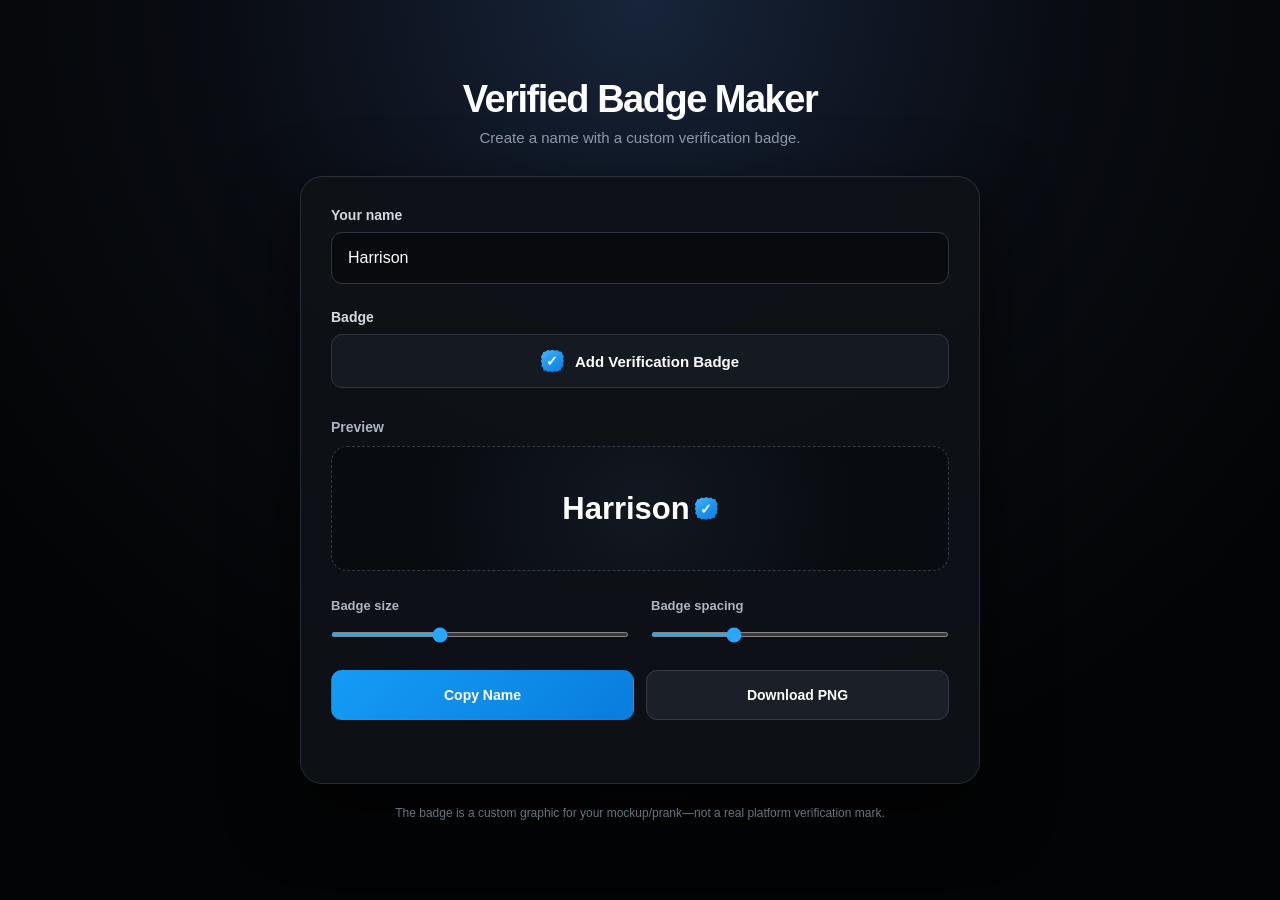
<file: index.html>
<!DOCTYPE html>
<html lang="en">
<head>
  <meta charset="UTF-8">
  <meta name="viewport" content="width=device-width, initial-scale=1.0">
  <title>Verified Badge Maker</title>
  <link rel="stylesheet" href="style.css">
</head>

<body>

  <div class="app">

    <h1>Verified Badge Maker</h1>
    <p class="subtitle">Create a name with a custom verification badge.</p>

    <div class="card">

      <label for="nameInput">Your name</label>

      <input
        type="text"
        id="nameInput"
        placeholder="Enter your name"
        value="Harrison"
        autocomplete="off"
      >

      <label>Badge</label>

      <button id="badgeButton" class="badge-button">
        <span class="badge">
          <span class="check">✓</span>
        </span>
        Add Verification Badge
      </button>

      <div class="preview-label">Preview</div>

      <div class="preview" id="preview">
        <span id="previewName">Harrison</span>

        <span
          class="badge preview-badge"
          id="previewBadge"
          title="Verification badge"
        >
          <span class="check">✓</span>
        </span>
      </div>

      <div class="controls">

        <div>
          <label for="sizeRange">Badge size</label>
          <input
            type="range"
            id="sizeRange"
            min="12"
            max="40"
            value="22"
          >
        </div>

        <div>
          <label for="spacingRange">Badge spacing</label>
          <input
            type="range"
            id="spacingRange"
            min="0"
            max="15"
            value="4"
          >
        </div>

      </div>

      <div class="buttons">

        <button id="copyButton" class="primary">
          Copy Name
        </button>

        <button id="downloadButton">
          Download PNG
        </button>

      </div>

      <p id="status"></p>

    </div>

    <p class="note">
      The badge is a custom graphic for your mockup/prank—not a real platform verification mark.
    </p>

  </div>

  <script src="script.js"></script>

</body>
</html>
</file>
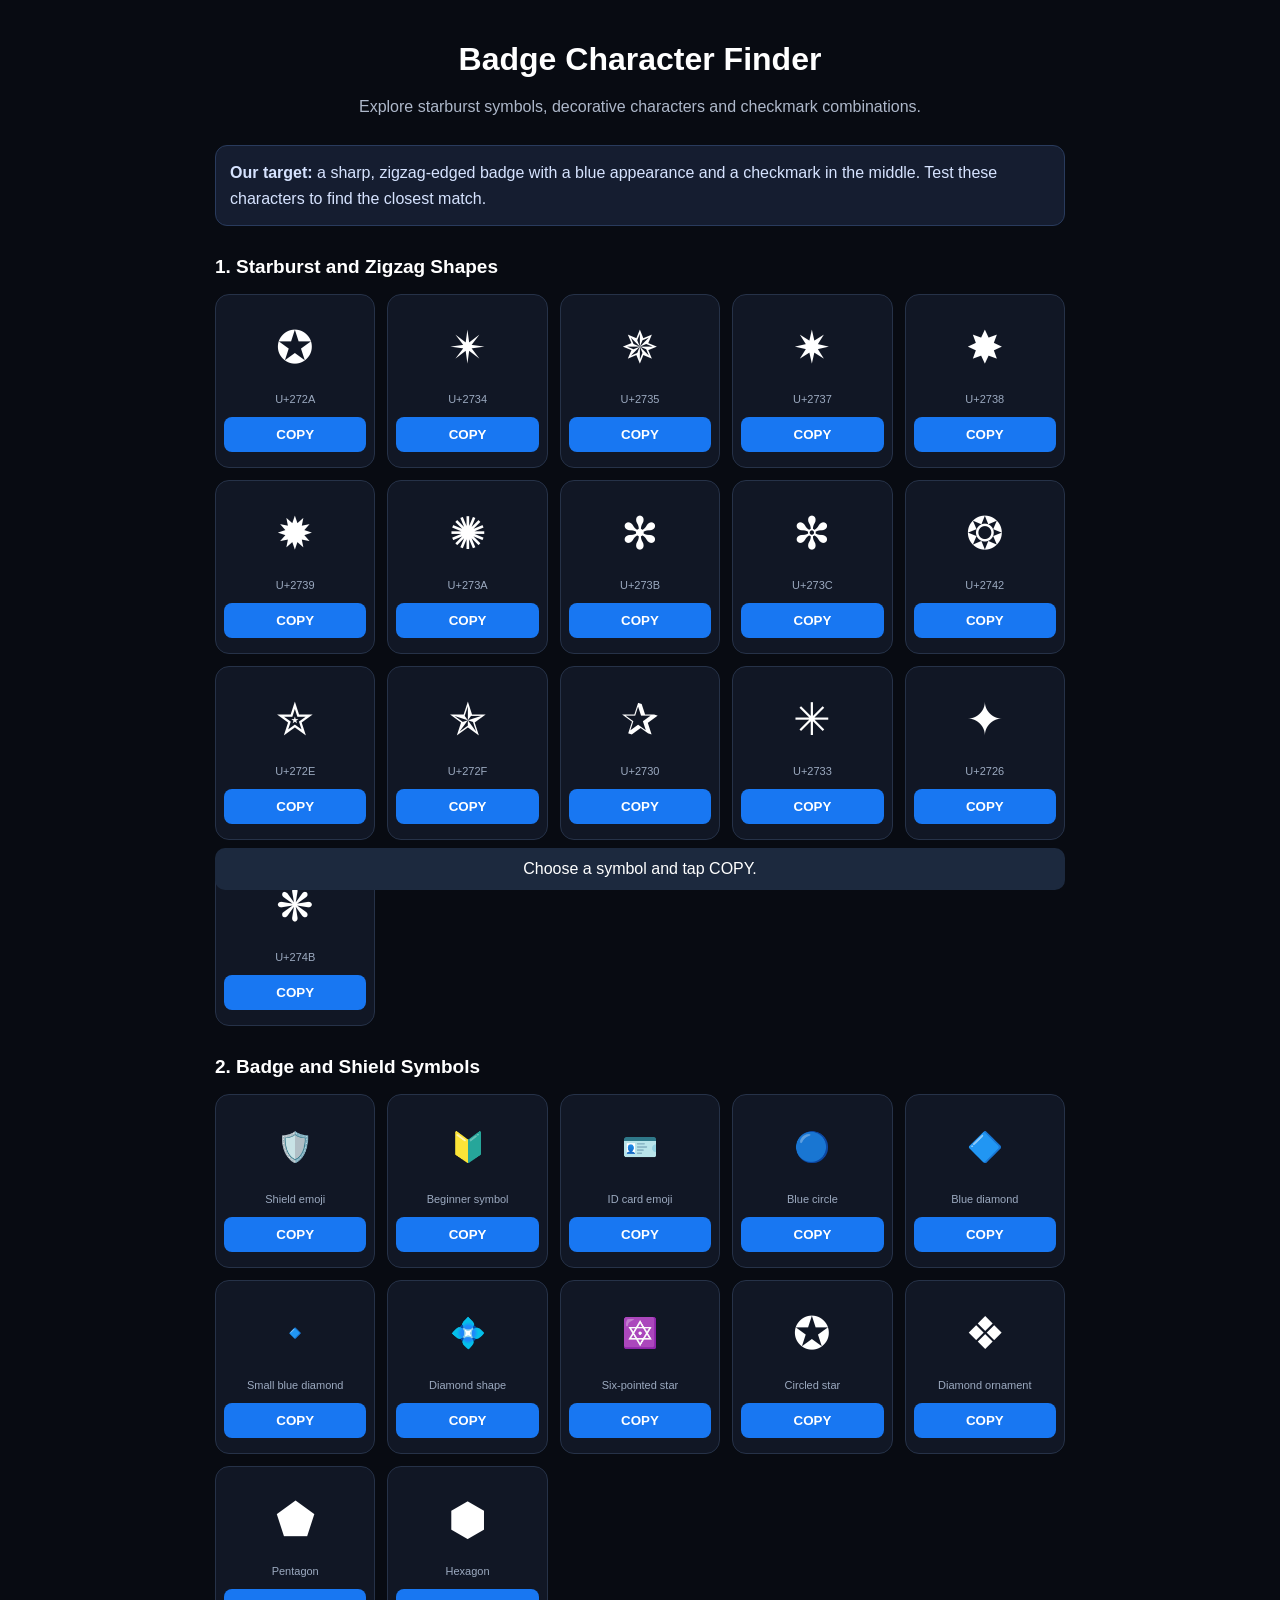
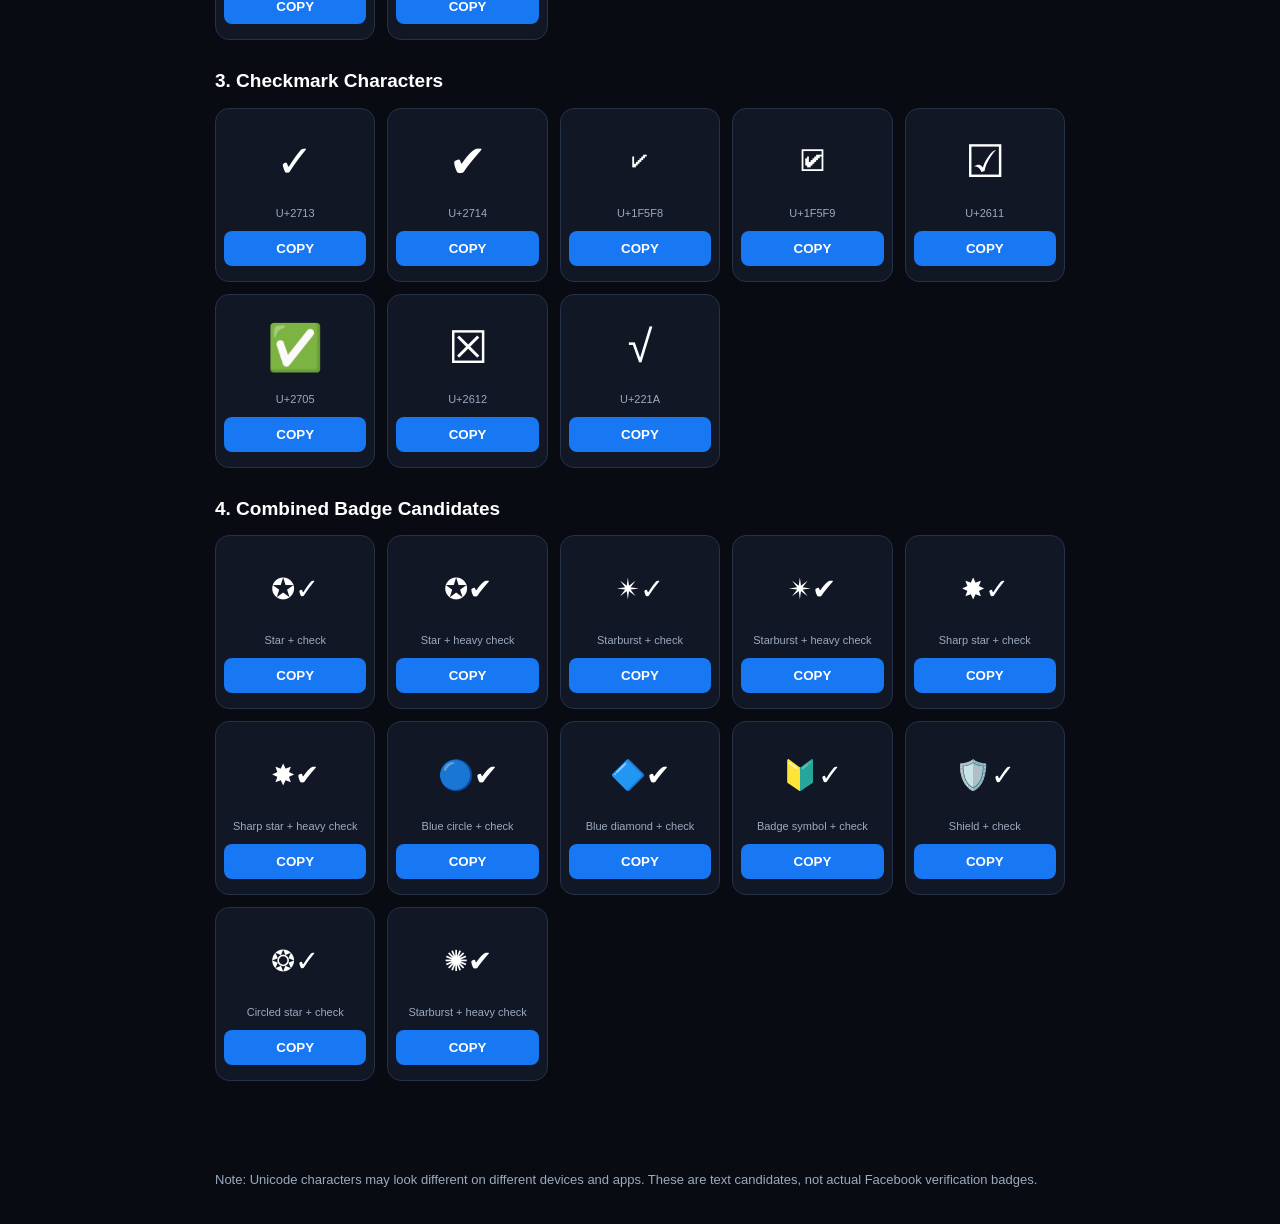
<file: test.html>
<!DOCTYPE html>
<html lang="en">
<head>
<meta charset="UTF-8">
<meta name="viewport" content="width=device-width, initial-scale=1.0">
<title>Badge Character Finder</title>

<style>
* {
    box-sizing: border-box;
}

body {
    margin: 0;
    padding: 20px;
    background: #080b12;
    color: #ffffff;
    font-family: Arial, sans-serif;
}

.container {
    max-width: 850px;
    margin: auto;
}

h1 {
    text-align: center;
    margin-bottom: 8px;
}

.subtitle {
    text-align: center;
    color: #aeb8ca;
    line-height: 1.6;
    margin-bottom: 25px;
}

.notice {
    padding: 14px;
    background: #151d30;
    border: 1px solid #293b5d;
    border-radius: 12px;
    color: #d6e3ff;
    line-height: 1.6;
    margin-bottom: 22px;
}

h2 {
    margin-top: 30px;
    font-size: 19px;
}

.grid {
    display: grid;
    grid-template-columns: repeat(auto-fit, minmax(145px, 1fr));
    gap: 12px;
}

.card {
    background: #111725;
    border: 1px solid #263248;
    border-radius: 14px;
    padding: 15px 8px;
    text-align: center;
}

.symbol {
    min-height: 75px;
    display: flex;
    align-items: center;
    justify-content: center;
    font-size: 45px;
    overflow-wrap: anywhere;
}

.combo {
    font-size: 29px;
}

.code {
    color: #9caac0;
    font-size: 11px;
    margin: 8px 0 12px;
}

button {
    width: 100%;
    border: none;
    border-radius: 8px;
    padding: 10px 5px;
    background: #1877f2;
    color: white;
    font-weight: bold;
    cursor: pointer;
}

button:active {
    transform: scale(0.97);
}

#status {
    position: sticky;
    bottom: 10px;
    margin-top: 22px;
    padding: 12px;
    border-radius: 10px;
    background: #1c293e;
    text-align: center;
    color: #ffffff;
}

.footer {
    margin-top: 25px;
    color: #9caac0;
    font-size: 13px;
    line-height: 1.6;
}
</style>
</head>

<body>
<div class="container">

<h1>Badge Character Finder</h1>

<p class="subtitle">
Explore starburst symbols, decorative characters and checkmark combinations.
</p>

<div class="notice">
<strong>Our target:</strong> a sharp, zigzag-edged badge with a blue appearance
and a checkmark in the middle. Test these characters to find the closest match.
</div>

<div id="catalog"></div>

<div id="status" role="status">Choose a symbol and tap COPY.</div>

<p class="footer">
Note: Unicode characters may look different on different devices and apps.
These are text candidates, not actual Facebook verification badges.
</p>

</div>

<script>
const groups = [
{
    title: "1. Starburst and Zigzag Shapes",
    items: [
        ["✪", "U+272A"],
        ["✴", "U+2734"],
        ["✵", "U+2735"],
        ["✷", "U+2737"],
        ["✸", "U+2738"],
        ["✹", "U+2739"],
        ["✺", "U+273A"],
        ["✻", "U+273B"],
        ["✼", "U+273C"],
        ["❂", "U+2742"],
        ["✮", "U+272E"],
        ["✯", "U+272F"],
        ["✰", "U+2730"],
        ["✳", "U+2733"],
        ["✦", "U+2726"],
        ["❋", "U+274B"]
    ]
},
{
    title: "2. Badge and Shield Symbols",
    items: [
        ["🛡️", "Shield emoji"],
        ["🔰", "Beginner symbol"],
        ["🪪", "ID card emoji"],
        ["🔵", "Blue circle"],
        ["🔷", "Blue diamond"],
        ["🔹", "Small blue diamond"],
        ["💠", "Diamond shape"],
        ["🔯", "Six-pointed star"],
        ["✪", "Circled star"],
        ["❖", "Diamond ornament"],
        ["⬟", "Pentagon"],
        ["⬢", "Hexagon"]
    ]
},
{
    title: "3. Checkmark Characters",
    items: [
        ["✓", "U+2713"],
        ["✔", "U+2714"],
        ["🗸", "U+1F5F8"],
        ["🗹", "U+1F5F9"],
        ["☑", "U+2611"],
        ["✅", "U+2705"],
        ["☒", "U+2612"],
        ["√", "U+221A"]
    ]
},
{
    title: "4. Combined Badge Candidates",
    items: [
        ["✪✓", "Star + check"],
        ["✪✔", "Star + heavy check"],
        ["✴✓", "Starburst + check"],
        ["✴✔", "Starburst + heavy check"],
        ["✸✓", "Sharp star + check"],
        ["✸✔", "Sharp star + heavy check"],
        ["🔵✔", "Blue circle + check"],
        ["🔷✔", "Blue diamond + check"],
        ["🔰✓", "Badge symbol + check"],
        ["🛡️✓", "Shield + check"],
        ["❂✓", "Circled star + check"],
        ["✺✔", "Starburst + heavy check"]
    ]
}
];

const catalog = document.getElementById("catalog");

groups.forEach(group => {
    const heading = document.createElement("h2");
    heading.textContent = group.title;
    catalog.appendChild(heading);

    const grid = document.createElement("div");
    grid.className = "grid";

    group.items.forEach(([symbol, code]) => {
        const card = document.createElement("div");
        card.className = "card";

        const preview = document.createElement("div");
        preview.className = "symbol";

        if (symbol.length > 1) {
            preview.classList.add("combo");
        }

        preview.textContent = symbol;

        const codeLabel = document.createElement("div");
        codeLabel.className = "code";
        codeLabel.textContent = code;

        const button = document.createElement("button");
        button.textContent = "COPY";

        button.addEventListener("click", async () => {
            try {
                await navigator.clipboard.writeText(symbol);
                document.getElementById("status").textContent =
                    "Copied: " + symbol + " — ready to paste!";
            } catch (error) {
                const field = document.createElement("textarea");
                field.value = symbol;
                field.style.position = "fixed";
                field.style.opacity = "0";
                document.body.appendChild(field);
                field.select();

                const success = document.execCommand("copy");
                field.remove();

                document.getElementById("status").textContent =
                    success
                    ? "Copied: " + symbol
                    : "Copy failed. Select the symbol manually.";
            }
        });

        card.appendChild(preview);
        card.appendChild(codeLabel);
        card.appendChild(button);
        grid.appendChild(card);
    });

    catalog.appendChild(grid);
});
</script>

</body>
</html>
</file>
<file: style.css>
* {
  box-sizing: border-box;
  margin: 0;
  padding: 0;
}

body {
  min-height: 100vh;
  font-family: -apple-system, BlinkMacSystemFont, "Segoe UI", Arial, sans-serif;
  background:
    radial-gradient(circle at 50% 0%, #17243a 0%, #090c12 38%, #030405 75%);
  color: #fff;
  display: flex;
  justify-content: center;
  align-items: center;
  padding: 30px 18px;
}

.app {
  width: 100%;
  max-width: 680px;
  text-align: center;
}

h1 {
  font-size: 38px;
  font-weight: 800;
  letter-spacing: -1.5px;
  margin-bottom: 8px;
}

.subtitle {
  color: #8f98a8;
  font-size: 15px;
  margin-bottom: 30px;
}

.card {
  background: rgba(14, 17, 23, 0.94);
  border: 1px solid #272d37;
  border-radius: 22px;
  padding: 30px;
  text-align: left;
  box-shadow:
    0 25px 70px rgba(0, 0, 0, 0.55),
    inset 0 1px 0 rgba(255, 255, 255, 0.03);
}

label {
  display: block;
  font-size: 14px;
  font-weight: 700;
  color: #d5d9e0;
  margin-bottom: 9px;
}

input[type="text"] {
  width: 100%;
  height: 52px;
  padding: 0 16px;
  background: #080a0e;
  border: 1px solid #303641;
  border-radius: 11px;
  color: #fff;
  font-size: 16px;
  outline: none;
  margin-bottom: 25px;
  transition: border 0.2s, box-shadow 0.2s;
}

input[type="text"]:focus {
  border-color: #249cff;
  box-shadow: 0 0 0 3px rgba(36, 156, 255, 0.12);
}

/* =========================
   BADGE BUTTON
========================= */

.badge-button {
  width: 100%;
  height: 54px;
  border: 1px solid #303641;
  border-radius: 11px;
  background: #151920;
  color: white;
  font-size: 15px;
  font-weight: 700;
  cursor: pointer;

  display: flex;
  align-items: center;
  justify-content: center;
  gap: 11px;

  transition:
    background 0.2s,
    transform 0.15s,
    border 0.2s;
}

.badge-button:hover {
  background: #1c222b;
  border-color: #3b4552;
}

.badge-button:active {
  transform: scale(0.99);
}


/* =========================
   VERIFICATION BADGE
========================= */

.badge {
  width: 23px;
  height: 23px;

  position: relative;

  display: inline-flex;
  align-items: center;
  justify-content: center;

  background: linear-gradient(
    145deg,
    #4db7ff 0%,
    #2297ed 45%,
    #087ee0 100%
  );

  color: #fff;

  flex-shrink: 0;

  /*
    Custom scalloped verification-style shape
  */
  clip-path: polygon(
    50% 0%,
    60% 5%,
    70% 2%,
    79% 9%,
    90% 10%,
    93% 20%,
    100% 29%,
    96% 40%,
    100% 50%,
    96% 60%,
    98% 71%,
    89% 79%,
    88% 90%,
    77% 91%,
    68% 98%,
    58% 94%,
    50% 100%,
    41% 95%,
    31% 98%,
    22% 91%,
    11% 91%,
    10% 80%,
    2% 72%,
    5% 61%,
    0% 51%,
    4% 41%,
    0% 31%,
    7% 21%,
    10% 11%,
    21% 9%,
    30% 2%,
    40% 5%
  );

  filter: drop-shadow(0 1px 2px rgba(0, 0, 0, 0.25));
}

.check {
  font-family: Arial, sans-serif;
  font-size: 14px;
  font-weight: 900;
  line-height: 1;
  color: white;

  transform: translateY(-0.5px);
}


/* =========================
   PREVIEW
========================= */

.preview-label {
  margin-top: 31px;
  margin-bottom: 11px;
  font-size: 14px;
  color: #aeb6c3;
  font-weight: 700;
}

.preview {
  min-height: 125px;

  border-radius: 16px;
  background:
    radial-gradient(
      circle at center,
      #121821 0%,
      #080b10 70%
    );

  border: 1px dashed #343b47;

  display: flex;
  align-items: center;
  justify-content: center;

  padding: 28px;

  font-size: 31px;
  font-weight: 750;

  overflow: hidden;
}

.preview-badge {
  flex-shrink: 0;
  margin-left: 5px;
}


/* =========================
   CONTROLS
========================= */

.controls {
  margin-top: 27px;

  display: grid;
  grid-template-columns: 1fr 1fr;
  gap: 22px;
}

.controls label {
  font-size: 13px;
  color: #aeb6c3;
  margin-bottom: 10px;
}

input[type="range"] {
  width: 100%;
  height: 5px;
  cursor: pointer;
  accent-color: #28a7ff;
}


/* =========================
   BUTTONS
========================= */

.buttons {
  display: grid;
  grid-template-columns: 1fr 1fr;
  gap: 12px;
  margin-top: 29px;
}

.buttons button {
  height: 50px;

  border: 1px solid #333a46;
  border-radius: 11px;

  background: #1b2028;
  color: #fff;

  font-size: 14px;
  font-weight: 750;

  cursor: pointer;

  transition:
    background 0.2s,
    transform 0.15s;
}

.buttons button:hover {
  background: #252c36;
}

.buttons button:active {
  transform: scale(0.98);
}

.buttons .primary {
  background: linear-gradient(
    135deg,
    #159cf4,
    #087ddd
  );

  border-color: transparent;
}

.buttons .primary:hover {
  background: linear-gradient(
    135deg,
    #29a9ff,
    #0988ec
  );
}


/* =========================
   STATUS
========================= */

#status {
  text-align: center;
  color: #55d98a;
  font-size: 13px;
  font-weight: 600;
  margin-top: 15px;
  min-height: 18px;
}


/* =========================
   NOTE
========================= */

.note {
  margin-top: 20px;
  color: #687180;
  font-size: 12px;
  line-height: 1.5;
}


/* =========================
   MOBILE
========================= */

@media (max-width: 600px) {

  body {
    padding: 20px 14px;
    align-items: flex-start;
    padding-top: 35px;
  }

  h1 {
    font-size: 29px;
    letter-spacing: -1px;
  }

  .subtitle {
    font-size: 14px;
  }

  .card {
    padding: 21px;
    border-radius: 18px;
  }

  .controls {
    grid-template-columns: 1fr;
    gap: 18px;
  }

  .buttons {
    grid-template-columns: 1fr;
  }

  .preview {
    min-height: 105px;
    font-size: 25px;
    padding: 20px;
  }
}
</file>
